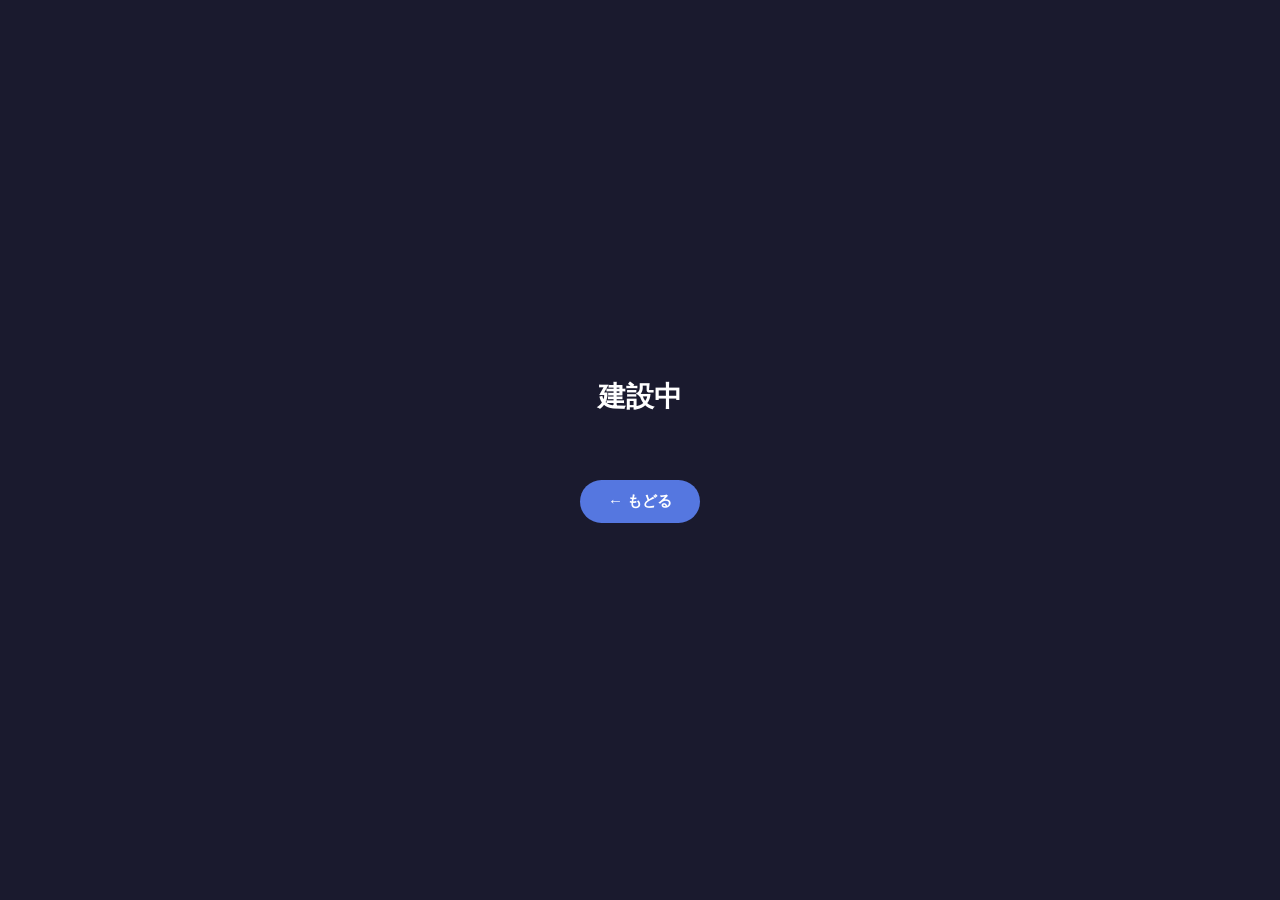
<file: kurokamiroom.html>
<!DOCTYPE html>
<html lang="ja">
<head>
<meta charset="UTF-8">
<meta name="viewport" content="width=device-width, initial-scale=1.0">
<title>黒髪ちゃんのへや</title>
<link rel="icon" href="images/loper_MainIcon_64.png">
<style>
  * { margin: 0; padding: 0; box-sizing: border-box; }
  img { -webkit-user-drag: none; user-drag: none; -webkit-touch-callout: none; }
  body {
    min-height: 100vh;
    background: #1a1a2e;
    display: flex;
    flex-direction: column;
    align-items: center;
    justify-content: center;
    font-family: "Hiragino Kaku Gothic ProN", "Hiragino Sans", "Yu Gothic UI", "Meiryo", sans-serif;
    color: #ADE6EE;
  }

  .room-container {
    text-align: center;
    padding: 48px 32px;
  }

  .under-construction {
    font-size: 28px;
    font-weight: bold;
    margin-bottom: 32px;
    color: #ffffff;
  }

  .back-link {
    display: inline-block;
    margin-top: 32px;
    padding: 12px 28px;
    background: #5577E0;
    color: #ffffff;
    border-radius: 24px;
    text-decoration: none;
    font-size: 15px;
    font-weight: bold;
    transition: filter 0.15s;
  }

  .back-link:hover {
    filter: brightness(1.1);
  }
</style>
</head>
<body>
  <div class="room-container">
    <p class="under-construction">建設中</p>
    <a href="index.html" class="back-link">← もどる</a>
  </div>
</body>
</html>
</file>
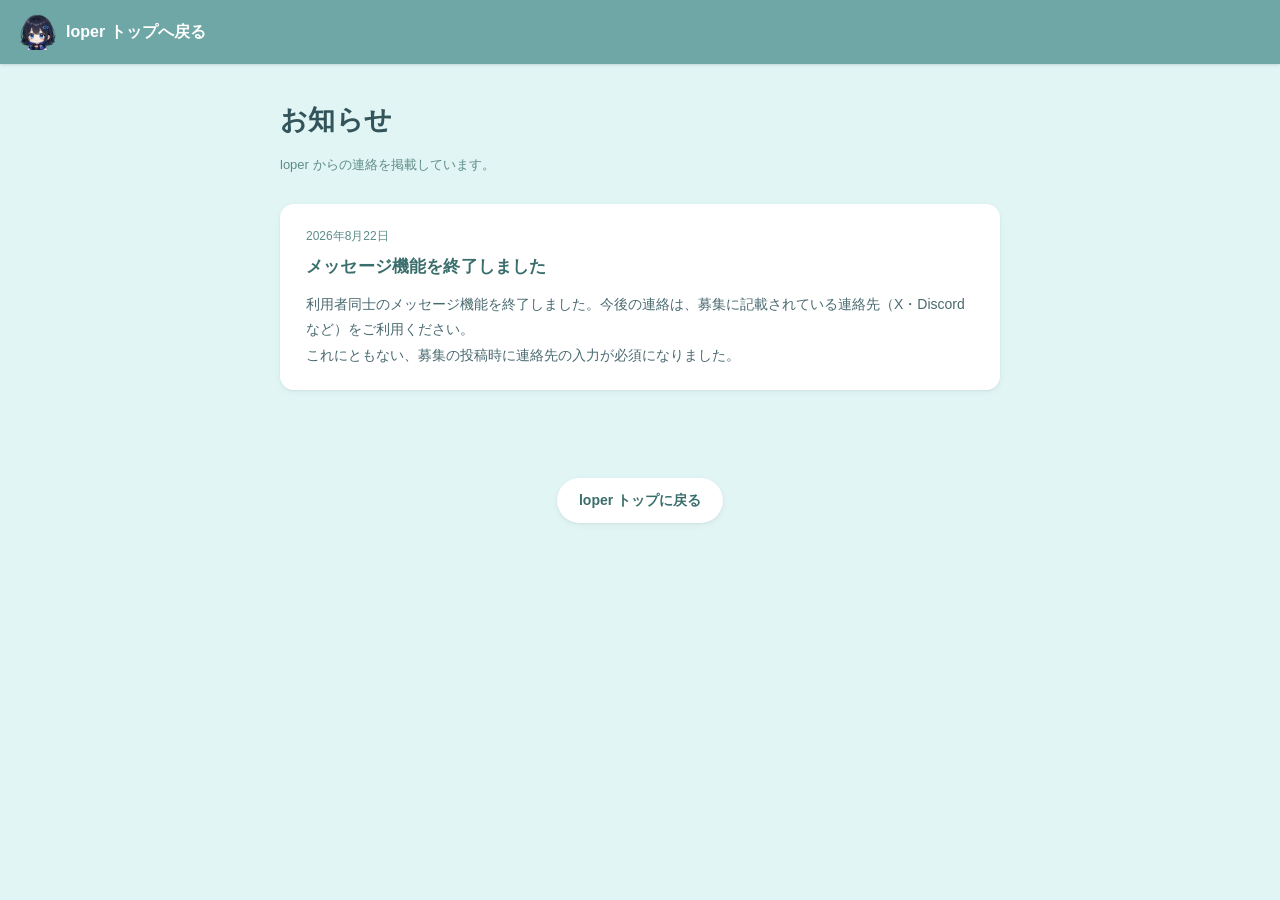
<file: news.html>
<!DOCTYPE html>
<html lang="ja">
<head>
<meta charset="UTF-8">
<meta name="viewport" content="width=device-width, initial-scale=1.0">
<title>お知らせ - loper</title>
<link rel="icon" href="images/loper_MainIcon_64.png">
<style>
  * { margin: 0; padding: 0; box-sizing: border-box; }
  body {
    font-family: "Hiragino Kaku Gothic ProN", "Hiragino Sans", "Yu Gothic UI", "Meiryo", sans-serif;
    background: #E1F5F4;
    color: #33545A;
    line-height: 1.8;
  }
  .page-header {
    display: flex;
    align-items: center;
    gap: 10px;
    padding: 14px 20px;
    background: #6FA6A6;
    /* トップページのヘッダーと同じ影。3ページで見た目をそろえている。 */
    box-shadow: 0 1px 3px rgba(41, 74, 80, 0.18);
    position: sticky;
    top: 0;
    z-index: 2;
  }
  .page-header img { width: 36px; height: 36px; }
  .page-header a {
    color: #fff;
    font-weight: bold;
    text-decoration: none;
    font-size: 16px;
  }
  .container {
    max-width: 760px;
    margin: 0 auto;
    padding: 32px 20px 64px;
  }
  h1 {
    font-size: 27px;
    letter-spacing: 0.01em;
    margin-bottom: 8px;
  }
  .lead {
    font-size: 13px;
    color: #5E8C8A;
    margin-bottom: 28px;
  }
  section {
    background: #FFFFFF;
    border-radius: 14px;
    padding: 22px 26px;
    margin-bottom: 16px;
    /* 影はトップページのカードと同じ濃さ・同じ青緑寄りの黒 */
    box-shadow: 0 1px 2px rgba(41, 74, 80, 0.05), 0 2px 6px rgba(41, 74, 80, 0.06);
  }
  .news-date {
    font-size: 12px;
    color: #5E8C8A;
    margin-bottom: 4px;
  }
  h2 {
    font-size: 17px;
    margin-bottom: 10px;
    color: #3A6E6C;
    letter-spacing: 0.01em;
  }
  p, li { font-size: 14px; color: #4A6A70; }
  ul, ol { padding-left: 22px; }
  li { margin-bottom: 4px; }
  .empty {
    background: transparent;
    text-align: center;
    color: #5E8C8A;
    font-size: 14px;
  }
  .page-footer {
    text-align: center;
    padding: 8px 20px 32px;
  }
  .page-footer a {
    display: inline-block;
    color: #3A6E6C;
    font-size: 14px;
    font-weight: bold;
    text-decoration: none;
    /* ただの文字列だと押せると気付きにくいので、丸い枠を付けている */
    padding: 10px 22px;
    border-radius: 999px;
    background: #FFFFFF;
    box-shadow: 0 1px 2px rgba(41, 74, 80, 0.05), 0 2px 6px rgba(41, 74, 80, 0.06);
    transition: transform 0.15s, box-shadow 0.15s;
  }
  .page-footer a:hover {
    transform: translateY(-2px);
    box-shadow: 0 6px 14px rgba(41, 74, 80, 0.10), 0 2px 4px rgba(41, 74, 80, 0.06);
  }
</style>
</head>
<body>
<header class="page-header">
  <img src="images/loper_MainIcon_192.webp" alt="loper">
  <a href="index.html">loper トップへ戻る</a>
</header>

<div class="container">
  <h1>お知らせ</h1>
  <p class="lead">loper からの連絡を掲載しています。</p>

  <!-- ============================================================
       お知らせの追加のしかた

       1. 下の <section> をまるごとコピーして、この位置（上から新しい順）に貼る
       2. 日付・見出し・本文を書き換える
       3. script.js の LATEST_NEWS_DATE を、いま追加した日付に書き換える
          ★ ここを忘れると、サイト側に「新しいお知らせがあります」の印が出ません

       <section>
         <p class="news-date">2026年○月○日</p>
         <h2>見出し</h2>
         <p>本文。</p>
       </section>
       ============================================================ -->

  <section>
    <p class="news-date">2026年8月22日</p>
    <h2>メッセージ機能を終了しました</h2>
    <p>利用者同士のメッセージ機能を終了しました。今後の連絡は、募集に記載されている連絡先（X・Discord など）をご利用ください。</p>
    <p>これにともない、募集の投稿時に連絡先の入力が必須になりました。</p>
  </section>
</div>

<footer class="page-footer">
  <a href="index.html">loper トップに戻る</a>
</footer>
</body>
</html>
</file>
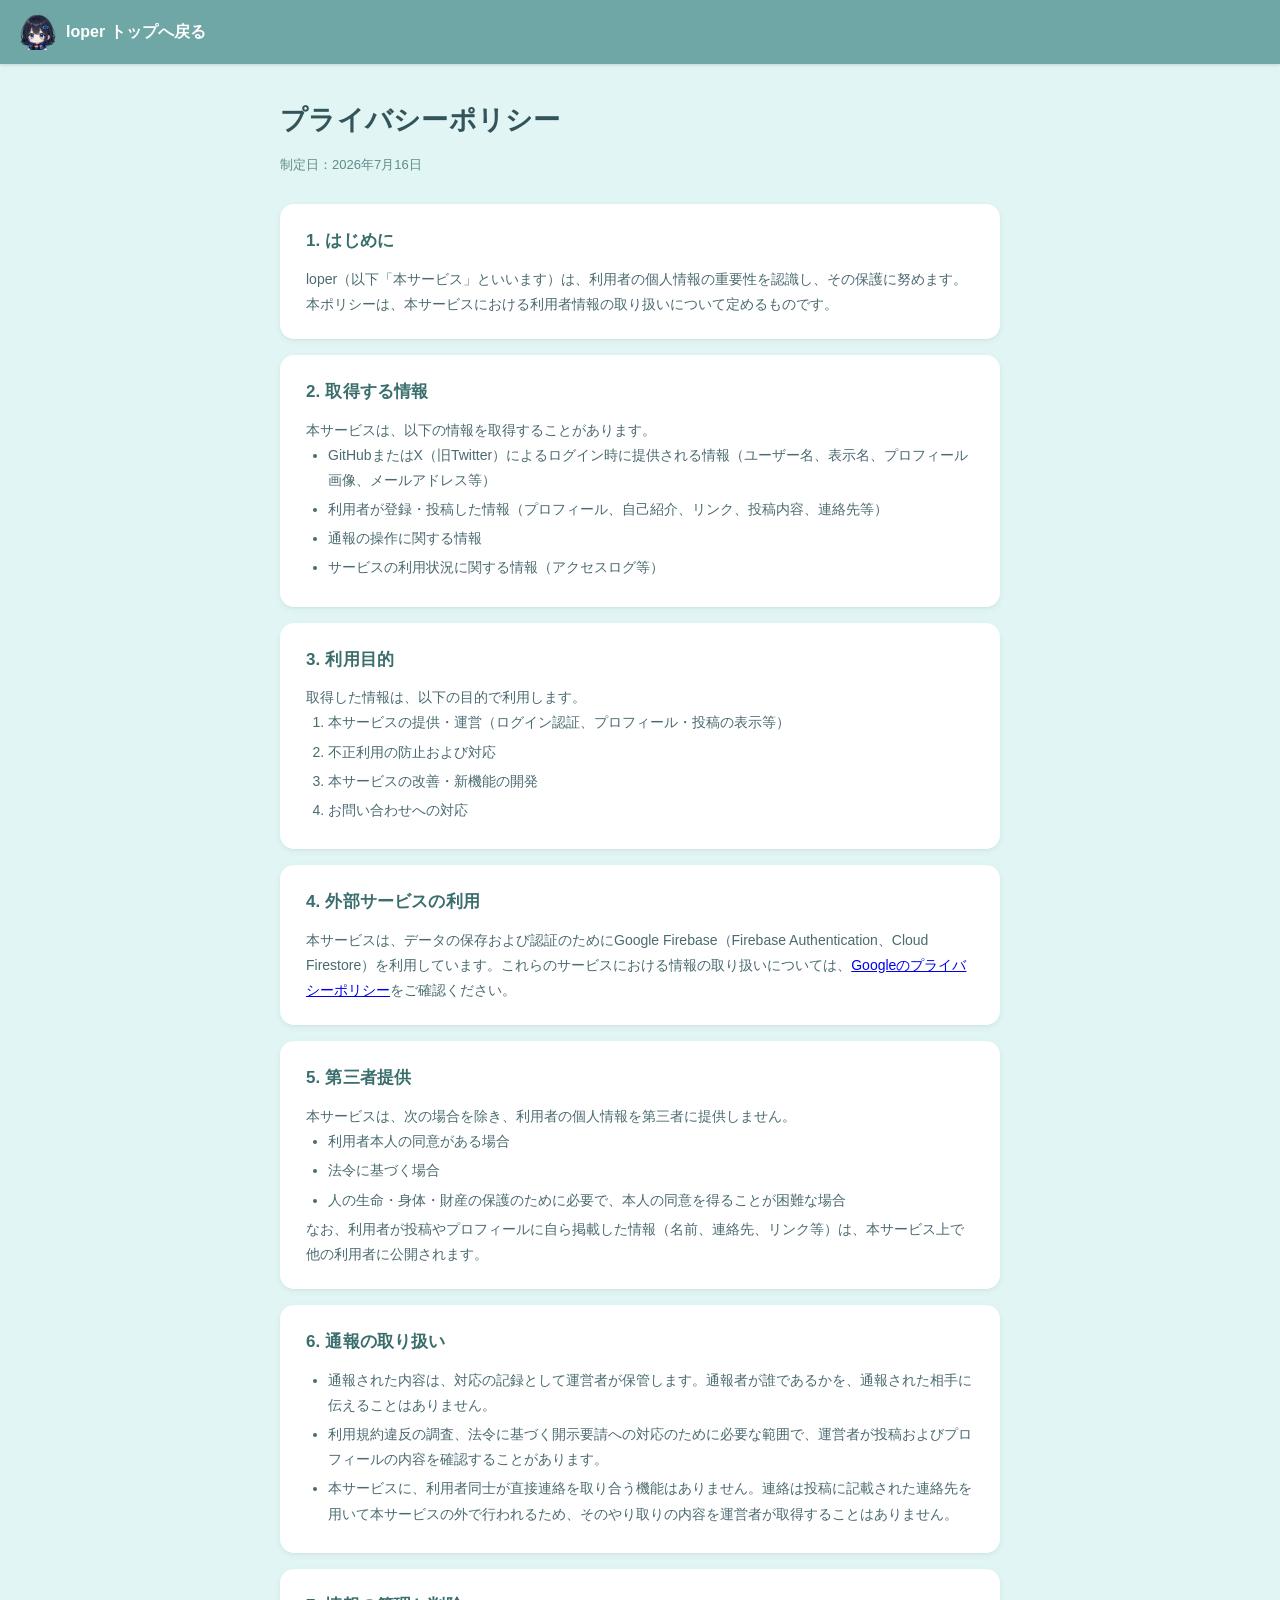
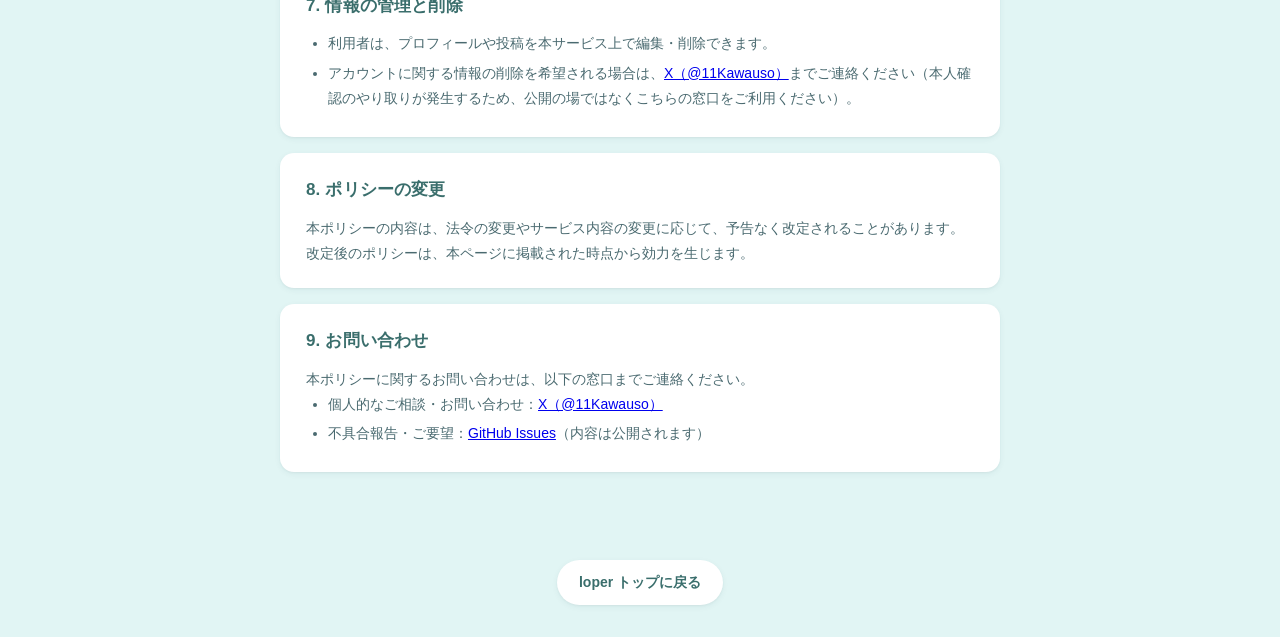
<file: privacy.html>
<!DOCTYPE html>
<html lang="ja">
<head>
<meta charset="UTF-8">
<meta name="viewport" content="width=device-width, initial-scale=1.0">
<title>プライバシーポリシー - loper</title>
<link rel="icon" href="images/loper_MainIcon_64.png">
<style>
  * { margin: 0; padding: 0; box-sizing: border-box; }
  body {
    font-family: "Hiragino Kaku Gothic ProN", "Hiragino Sans", "Yu Gothic UI", "Meiryo", sans-serif;
    background: #E1F5F4;
    color: #33545A;
    line-height: 1.8;
  }
  .page-header {
    display: flex;
    align-items: center;
    gap: 10px;
    padding: 14px 20px;
    background: #6FA6A6;
    /* トップページのヘッダーと同じ影。3ページで見た目をそろえている。 */
    box-shadow: 0 1px 3px rgba(41, 74, 80, 0.18);
    position: sticky;
    top: 0;
    z-index: 2;
  }
  .page-header img { width: 36px; height: 36px; }
  .page-header a {
    color: #fff;
    font-weight: bold;
    text-decoration: none;
    font-size: 16px;
  }
  .container {
    max-width: 760px;
    margin: 0 auto;
    padding: 32px 20px 64px;
  }
  h1 {
    font-size: 27px;
    letter-spacing: 0.01em;
    margin-bottom: 8px;
  }
  .updated {
    font-size: 13px;
    color: #5E8C8A;
    margin-bottom: 28px;
  }
  section {
    background: #FFFFFF;
    border-radius: 14px;
    padding: 22px 26px;
    margin-bottom: 16px;
    /* 影はトップページのカードと同じ濃さ・同じ青緑寄りの黒 */
    box-shadow: 0 1px 2px rgba(41, 74, 80, 0.05), 0 2px 6px rgba(41, 74, 80, 0.06);
  }
  h2 {
    font-size: 17px;
    margin-bottom: 10px;
    color: #3A6E6C;
    letter-spacing: 0.01em;
  }
  p, li { font-size: 14px; color: #4A6A70; }
  ul, ol { padding-left: 22px; }
  li { margin-bottom: 4px; }
  .page-footer {
    text-align: center;
    padding: 8px 20px 32px;
  }
  .page-footer a {
    display: inline-block;
    color: #3A6E6C;
    font-size: 14px;
    font-weight: bold;
    text-decoration: none;
    /* ただの文字列だと押せると気付きにくいので、丸い枠を付けている */
    padding: 10px 22px;
    border-radius: 999px;
    background: #FFFFFF;
    box-shadow: 0 1px 2px rgba(41, 74, 80, 0.05), 0 2px 6px rgba(41, 74, 80, 0.06);
    transition: transform 0.15s, box-shadow 0.15s;
  }
  .page-footer a:hover {
    transform: translateY(-2px);
    box-shadow: 0 6px 14px rgba(41, 74, 80, 0.10), 0 2px 4px rgba(41, 74, 80, 0.06);
  }
</style>
</head>
<body>
<header class="page-header">
  <img src="images/loper_MainIcon_192.webp" alt="loper">
  <a href="index.html">loper トップへ戻る</a>
</header>

<div class="container">
  <h1>プライバシーポリシー</h1>
  <p class="updated">制定日：2026年7月16日</p>

  <section>
    <h2>1. はじめに</h2>
    <p>loper（以下「本サービス」といいます）は、利用者の個人情報の重要性を認識し、その保護に努めます。本ポリシーは、本サービスにおける利用者情報の取り扱いについて定めるものです。</p>
  </section>

  <section>
    <h2>2. 取得する情報</h2>
    <p>本サービスは、以下の情報を取得することがあります。</p>
    <ul>
      <li>GitHubまたはX（旧Twitter）によるログイン時に提供される情報（ユーザー名、表示名、プロフィール画像、メールアドレス等）</li>
      <li>利用者が登録・投稿した情報（プロフィール、自己紹介、リンク、投稿内容、連絡先等）</li>
      <li>通報の操作に関する情報</li>
      <li>サービスの利用状況に関する情報（アクセスログ等）</li>
    </ul>
  </section>

  <section>
    <h2>3. 利用目的</h2>
    <p>取得した情報は、以下の目的で利用します。</p>
    <ol>
      <li>本サービスの提供・運営（ログイン認証、プロフィール・投稿の表示等）</li>
      <li>不正利用の防止および対応</li>
      <li>本サービスの改善・新機能の開発</li>
      <li>お問い合わせへの対応</li>
    </ol>
  </section>

  <section>
    <h2>4. 外部サービスの利用</h2>
    <p>本サービスは、データの保存および認証のためにGoogle Firebase（Firebase Authentication、Cloud Firestore）を利用しています。これらのサービスにおける情報の取り扱いについては、<a href="https://policies.google.com/privacy" target="_blank" rel="noopener">Googleのプライバシーポリシー</a>をご確認ください。</p>
  </section>

  <section>
    <h2>5. 第三者提供</h2>
    <p>本サービスは、次の場合を除き、利用者の個人情報を第三者に提供しません。</p>
    <ul>
      <li>利用者本人の同意がある場合</li>
      <li>法令に基づく場合</li>
      <li>人の生命・身体・財産の保護のために必要で、本人の同意を得ることが困難な場合</li>
    </ul>
    <p>なお、利用者が投稿やプロフィールに自ら掲載した情報（名前、連絡先、リンク等）は、本サービス上で他の利用者に公開されます。</p>
  </section>

  <section>
    <h2>6. 通報の取り扱い</h2>
    <ul>
      <li>通報された内容は、対応の記録として運営者が保管します。通報者が誰であるかを、通報された相手に伝えることはありません。</li>
      <li>利用規約違反の調査、法令に基づく開示要請への対応のために必要な範囲で、運営者が投稿およびプロフィールの内容を確認することがあります。</li>
      <li>本サービスに、利用者同士が直接連絡を取り合う機能はありません。連絡は投稿に記載された連絡先を用いて本サービスの外で行われるため、そのやり取りの内容を運営者が取得することはありません。</li>
    </ul>
  </section>

  <section>
    <h2>7. 情報の管理と削除</h2>
    <ul>
      <li>利用者は、プロフィールや投稿を本サービス上で編集・削除できます。</li>
      <li>アカウントに関する情報の削除を希望される場合は、<a href="https://x.com/11Kawauso" target="_blank" rel="noopener">X（@11Kawauso）</a>までご連絡ください（本人確認のやり取りが発生するため、公開の場ではなくこちらの窓口をご利用ください）。</li>
    </ul>
  </section>

  <section>
    <h2>8. ポリシーの変更</h2>
    <p>本ポリシーの内容は、法令の変更やサービス内容の変更に応じて、予告なく改定されることがあります。改定後のポリシーは、本ページに掲載された時点から効力を生じます。</p>
  </section>

  <section>
    <h2>9. お問い合わせ</h2>
    <p>本ポリシーに関するお問い合わせは、以下の窓口までご連絡ください。</p>
    <ul>
      <li>個人的なご相談・お問い合わせ：<a href="https://x.com/11Kawauso" target="_blank" rel="noopener">X（@11Kawauso）</a></li>
      <li>不具合報告・ご要望：<a href="https://github.com/11Kawauso/loper/issues/new" target="_blank" rel="noopener">GitHub Issues</a>（内容は公開されます）</li>
    </ul>
  </section>
</div>

<footer class="page-footer">
  <a href="index.html">loper トップに戻る</a>
</footer>
</body>
</html>
</file>
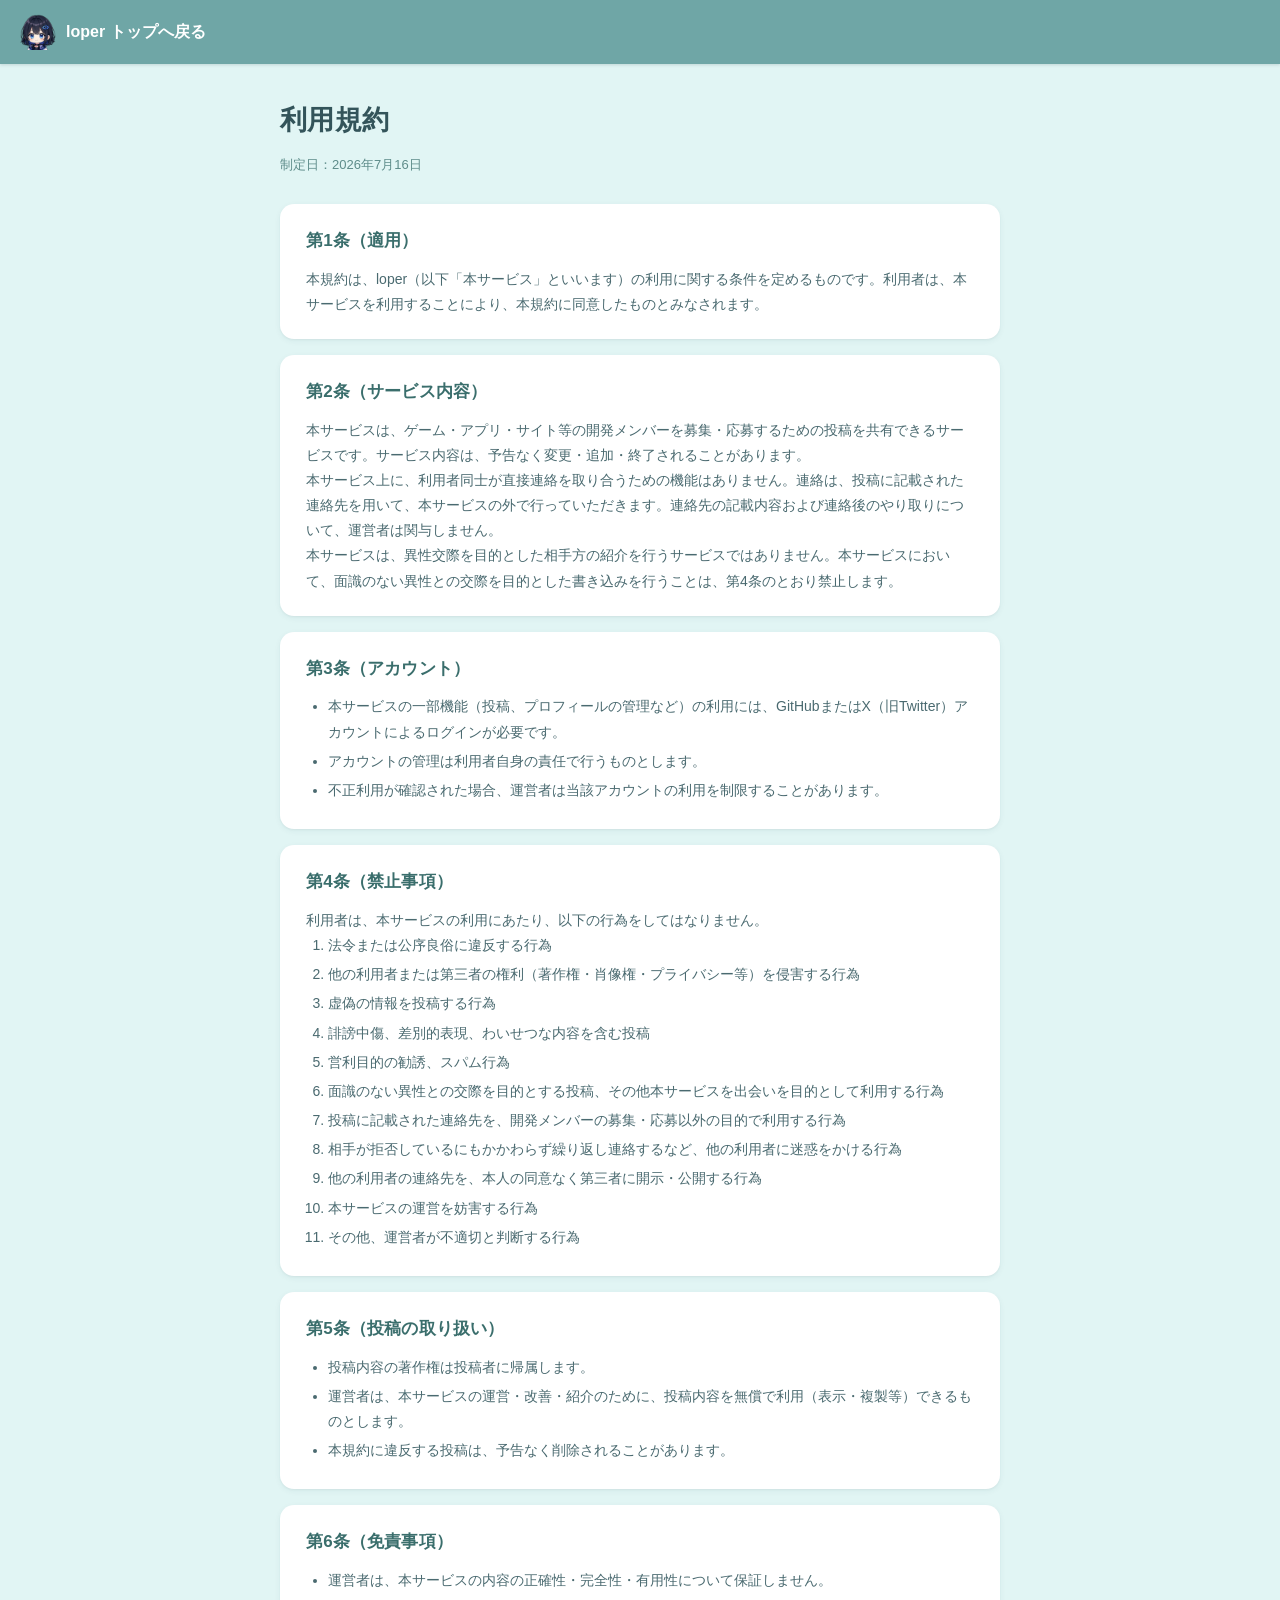
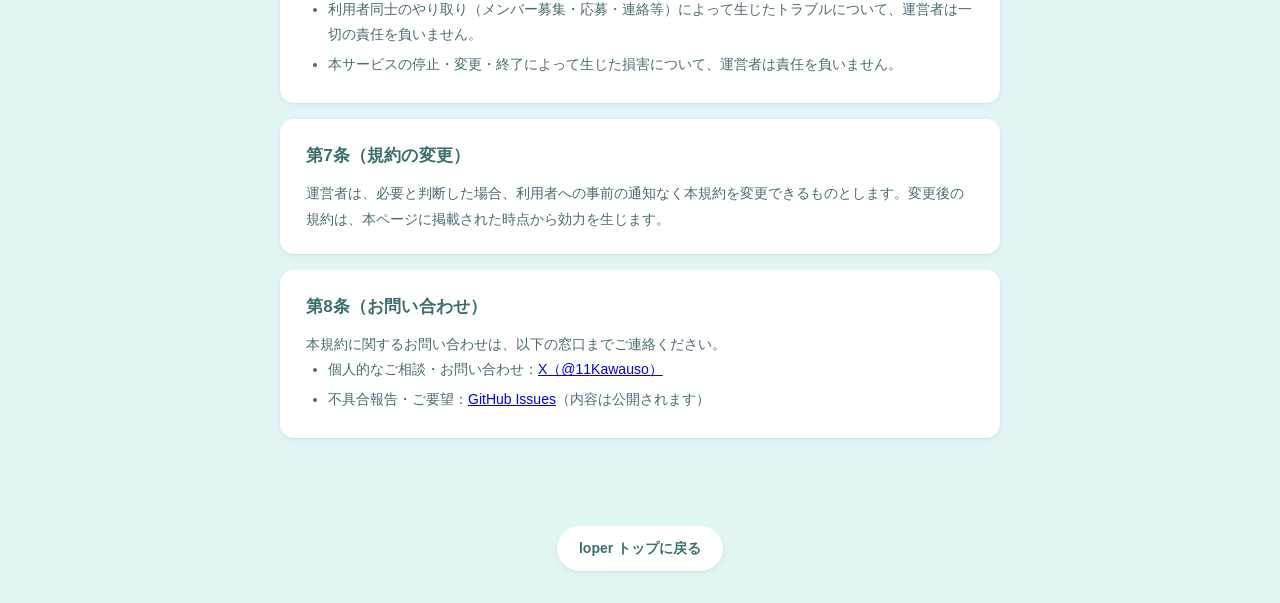
<file: terms.html>
<!DOCTYPE html>
<html lang="ja">
<head>
<meta charset="UTF-8">
<meta name="viewport" content="width=device-width, initial-scale=1.0">
<title>利用規約 - loper</title>
<link rel="icon" href="images/loper_MainIcon_64.png">
<style>
  * { margin: 0; padding: 0; box-sizing: border-box; }
  body {
    font-family: "Hiragino Kaku Gothic ProN", "Hiragino Sans", "Yu Gothic UI", "Meiryo", sans-serif;
    background: #E1F5F4;
    color: #33545A;
    line-height: 1.8;
  }
  .page-header {
    display: flex;
    align-items: center;
    gap: 10px;
    padding: 14px 20px;
    background: #6FA6A6;
    /* トップページのヘッダーと同じ影。3ページで見た目をそろえている。 */
    box-shadow: 0 1px 3px rgba(41, 74, 80, 0.18);
    position: sticky;
    top: 0;
    z-index: 2;
  }
  .page-header img { width: 36px; height: 36px; }
  .page-header a {
    color: #fff;
    font-weight: bold;
    text-decoration: none;
    font-size: 16px;
  }
  .container {
    max-width: 760px;
    margin: 0 auto;
    padding: 32px 20px 64px;
  }
  h1 {
    font-size: 27px;
    letter-spacing: 0.01em;
    margin-bottom: 8px;
  }
  .updated {
    font-size: 13px;
    color: #5E8C8A;
    margin-bottom: 28px;
  }
  section {
    background: #FFFFFF;
    border-radius: 14px;
    padding: 22px 26px;
    margin-bottom: 16px;
    /* 影はトップページのカードと同じ濃さ・同じ青緑寄りの黒 */
    box-shadow: 0 1px 2px rgba(41, 74, 80, 0.05), 0 2px 6px rgba(41, 74, 80, 0.06);
  }
  h2 {
    font-size: 17px;
    margin-bottom: 10px;
    color: #3A6E6C;
    letter-spacing: 0.01em;
  }
  p, li { font-size: 14px; color: #4A6A70; }
  ul, ol { padding-left: 22px; }
  li { margin-bottom: 4px; }
  .page-footer {
    text-align: center;
    padding: 8px 20px 32px;
  }
  .page-footer a {
    display: inline-block;
    color: #3A6E6C;
    font-size: 14px;
    font-weight: bold;
    text-decoration: none;
    /* ただの文字列だと押せると気付きにくいので、丸い枠を付けている */
    padding: 10px 22px;
    border-radius: 999px;
    background: #FFFFFF;
    box-shadow: 0 1px 2px rgba(41, 74, 80, 0.05), 0 2px 6px rgba(41, 74, 80, 0.06);
    transition: transform 0.15s, box-shadow 0.15s;
  }
  .page-footer a:hover {
    transform: translateY(-2px);
    box-shadow: 0 6px 14px rgba(41, 74, 80, 0.10), 0 2px 4px rgba(41, 74, 80, 0.06);
  }
</style>
</head>
<body>
<header class="page-header">
  <img src="images/loper_MainIcon_192.webp" alt="loper">
  <a href="index.html">loper トップへ戻る</a>
</header>

<div class="container">
  <h1>利用規約</h1>
  <p class="updated">制定日：2026年7月16日</p>

  <section>
    <h2>第1条（適用）</h2>
    <p>本規約は、loper（以下「本サービス」といいます）の利用に関する条件を定めるものです。利用者は、本サービスを利用することにより、本規約に同意したものとみなされます。</p>
  </section>

  <section>
    <h2>第2条（サービス内容）</h2>
    <p>本サービスは、ゲーム・アプリ・サイト等の開発メンバーを募集・応募するための投稿を共有できるサービスです。サービス内容は、予告なく変更・追加・終了されることがあります。</p>
    <p>本サービス上に、利用者同士が直接連絡を取り合うための機能はありません。連絡は、投稿に記載された連絡先を用いて、本サービスの外で行っていただきます。連絡先の記載内容および連絡後のやり取りについて、運営者は関与しません。</p>
    <p>本サービスは、異性交際を目的とした相手方の紹介を行うサービスではありません。本サービスにおいて、面識のない異性との交際を目的とした書き込みを行うことは、第4条のとおり禁止します。</p>
  </section>

  <section>
    <h2>第3条（アカウント）</h2>
    <ul>
      <li>本サービスの一部機能（投稿、プロフィールの管理など）の利用には、GitHubまたはX（旧Twitter）アカウントによるログインが必要です。</li>
      <li>アカウントの管理は利用者自身の責任で行うものとします。</li>
      <li>不正利用が確認された場合、運営者は当該アカウントの利用を制限することがあります。</li>
    </ul>
  </section>

  <section>
    <h2>第4条（禁止事項）</h2>
    <p>利用者は、本サービスの利用にあたり、以下の行為をしてはなりません。</p>
    <ol>
      <li>法令または公序良俗に違反する行為</li>
      <li>他の利用者または第三者の権利（著作権・肖像権・プライバシー等）を侵害する行為</li>
      <li>虚偽の情報を投稿する行為</li>
      <li>誹謗中傷、差別的表現、わいせつな内容を含む投稿</li>
      <li>営利目的の勧誘、スパム行為</li>
      <li>面識のない異性との交際を目的とする投稿、その他本サービスを出会いを目的として利用する行為</li>
      <li>投稿に記載された連絡先を、開発メンバーの募集・応募以外の目的で利用する行為</li>
      <li>相手が拒否しているにもかかわらず繰り返し連絡するなど、他の利用者に迷惑をかける行為</li>
      <li>他の利用者の連絡先を、本人の同意なく第三者に開示・公開する行為</li>
      <li>本サービスの運営を妨害する行為</li>
      <li>その他、運営者が不適切と判断する行為</li>
    </ol>
  </section>

  <section>
    <h2>第5条（投稿の取り扱い）</h2>
    <ul>
      <li>投稿内容の著作権は投稿者に帰属します。</li>
      <li>運営者は、本サービスの運営・改善・紹介のために、投稿内容を無償で利用（表示・複製等）できるものとします。</li>
      <li>本規約に違反する投稿は、予告なく削除されることがあります。</li>
    </ul>
  </section>

  <section>
    <h2>第6条（免責事項）</h2>
    <ul>
      <li>運営者は、本サービスの内容の正確性・完全性・有用性について保証しません。</li>
      <li>利用者同士のやり取り（メンバー募集・応募・連絡等）によって生じたトラブルについて、運営者は一切の責任を負いません。</li>
      <li>本サービスの停止・変更・終了によって生じた損害について、運営者は責任を負いません。</li>
    </ul>
  </section>

  <section>
    <h2>第7条（規約の変更）</h2>
    <p>運営者は、必要と判断した場合、利用者への事前の通知なく本規約を変更できるものとします。変更後の規約は、本ページに掲載された時点から効力を生じます。</p>
  </section>

  <section>
    <h2>第8条（お問い合わせ）</h2>
    <p>本規約に関するお問い合わせは、以下の窓口までご連絡ください。</p>
    <ul>
      <li>個人的なご相談・お問い合わせ：<a href="https://x.com/11Kawauso" target="_blank" rel="noopener">X（@11Kawauso）</a></li>
      <li>不具合報告・ご要望：<a href="https://github.com/11Kawauso/loper/issues/new" target="_blank" rel="noopener">GitHub Issues</a>（内容は公開されます）</li>
    </ul>
  </section>
</div>

<footer class="page-footer">
  <a href="index.html">loper トップに戻る</a>
</footer>
</body>
</html>
</file>
